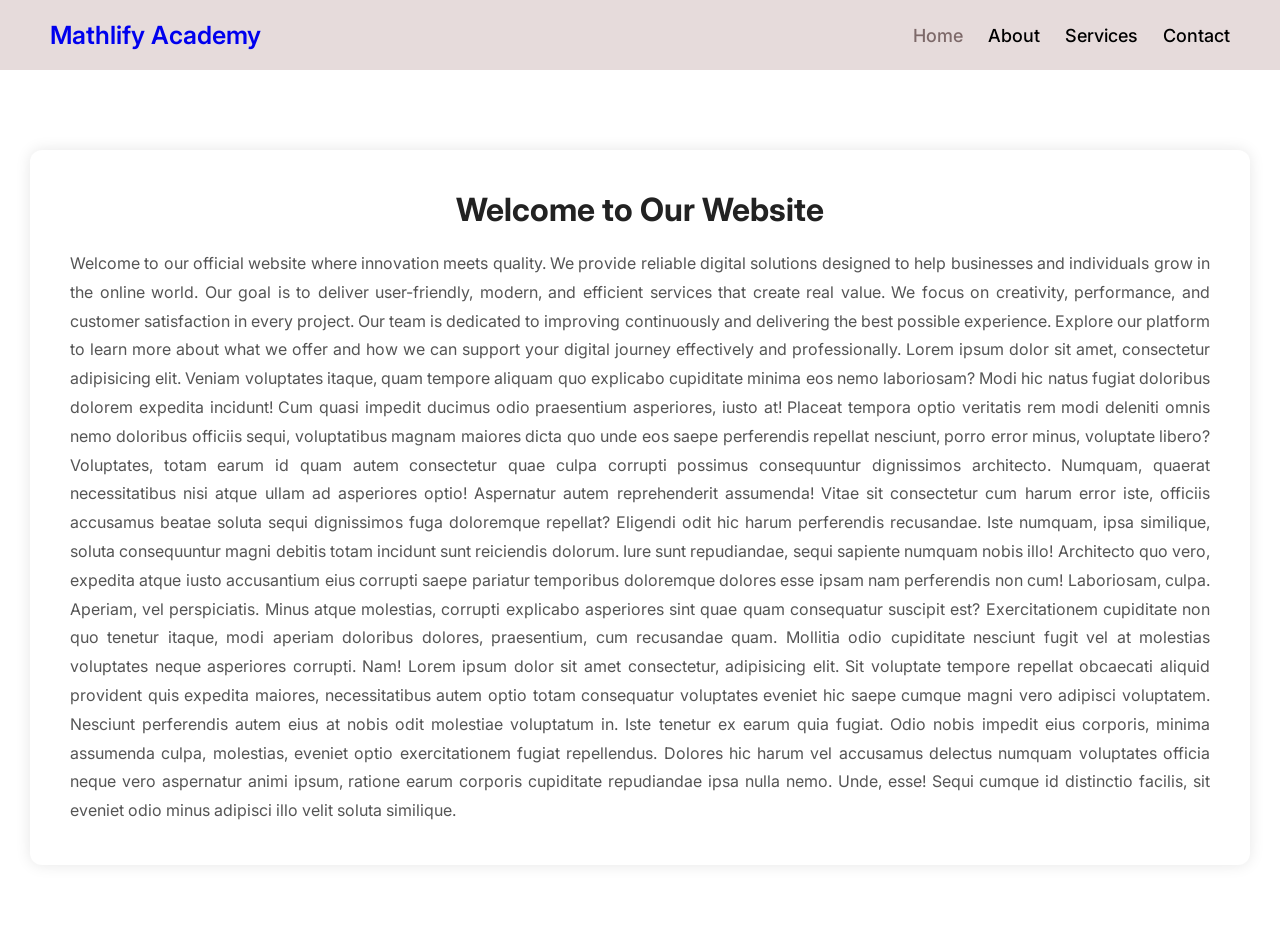
<file: index.html>
<!DOCTYPE html>
<html lang="en">
<head>
    <meta charset="UTF-8">
    <meta name="viewport" content="width=device-width, initial-scale=1.0">
    <title>Dynamic-Changes</title>
    <link rel="stylesheet" href="project_css/style.css">
    </head>
<body>
        <nav class="navbar">
            <div class="logo">
                <a href="index.html">Mathlify Academy</a>
            </div>

            <!-- For small device -->

            <div class="mobile_screen">
                 <div class="logo">
                    <img class="hamburger" src="project_img/hamburger.svg" alt="Menu">
                        <div class="mobile_view_nav">
                            <div class="mobile_view_nav_items">   
                                <a href="index.html">Home</a>
                                <a href="about.html" target="_blank">About</a>
                                <a href="services.html">Services</a>
                                <a href="contact.html">Contact</a>
                            </div>
                        </div>
                    
                        
                 </div>
            </div>

            <div class="nav_items_full_screen">
                <a href="index.html">Home</a>
                <a href="about.html" target="_blank">About</a>
                <a href="services.html">Services</a>
                <a href="contact.html">Contact</a>
            </div>
        </nav>

<div class="container">
    <h1>Welcome to Our Website</h1>
    <p>
        Welcome to our official website where innovation meets quality. We provide reliable digital solutions designed to help businesses and individuals grow in the online world. Our goal is to deliver user-friendly, modern, and efficient services that create real value. We focus on creativity, performance, and customer satisfaction in every project. Our team is dedicated to improving continuously and delivering the best possible experience. Explore our platform to learn more about what we offer and how we can support your digital journey effectively and professionally. Lorem ipsum dolor sit amet, consectetur adipisicing elit. Veniam voluptates itaque, quam tempore aliquam quo explicabo cupiditate minima eos nemo laboriosam? Modi hic natus fugiat doloribus dolorem expedita incidunt! Cum quasi impedit ducimus odio praesentium asperiores, iusto at! Placeat tempora optio veritatis rem modi deleniti omnis nemo doloribus officiis sequi, voluptatibus magnam maiores dicta quo unde eos saepe perferendis repellat nesciunt, porro error minus, voluptate libero? Voluptates, totam earum id quam autem consectetur quae culpa corrupti possimus consequuntur dignissimos architecto. Numquam, quaerat necessitatibus nisi atque ullam ad asperiores optio! Aspernatur autem reprehenderit assumenda! Vitae sit consectetur cum harum error iste, officiis accusamus beatae soluta sequi dignissimos fuga doloremque repellat? Eligendi odit hic harum perferendis recusandae. Iste numquam, ipsa similique, soluta consequuntur magni debitis totam incidunt sunt reiciendis dolorum. Iure sunt repudiandae, sequi sapiente numquam nobis illo! Architecto quo vero, expedita atque iusto accusantium eius corrupti saepe pariatur temporibus doloremque dolores esse ipsam nam perferendis non cum! Laboriosam, culpa. Aperiam, vel perspiciatis. Minus atque molestias, corrupti explicabo asperiores sint quae quam consequatur suscipit est? Exercitationem cupiditate non quo tenetur itaque, modi aperiam doloribus dolores, praesentium, cum recusandae quam. Mollitia odio cupiditate nesciunt fugit vel at molestias voluptates neque asperiores corrupti. Nam! Lorem ipsum dolor sit amet consectetur, adipisicing elit. Sit voluptate tempore repellat obcaecati aliquid provident quis expedita maiores, necessitatibus autem optio totam consequatur voluptates eveniet hic saepe cumque magni vero adipisci voluptatem. Nesciunt perferendis autem eius at nobis odit molestiae voluptatum in. Iste tenetur ex earum quia fugiat. Odio nobis impedit eius corporis, minima assumenda culpa, molestias, eveniet optio exercitationem fugiat repellendus. Dolores hic harum vel accusamus delectus numquam voluptates officia neque vero aspernatur animi ipsum, ratione earum corporis cupiditate repudiandae ipsa nulla nemo. Unde, esse! Sequi cumque id distinctio facilis, sit eveniet odio minus adipisci illo velit soluta similique.
    </p>
</div>

    <script src="project_js/script.js"></script>
</body>
</html>
</file>
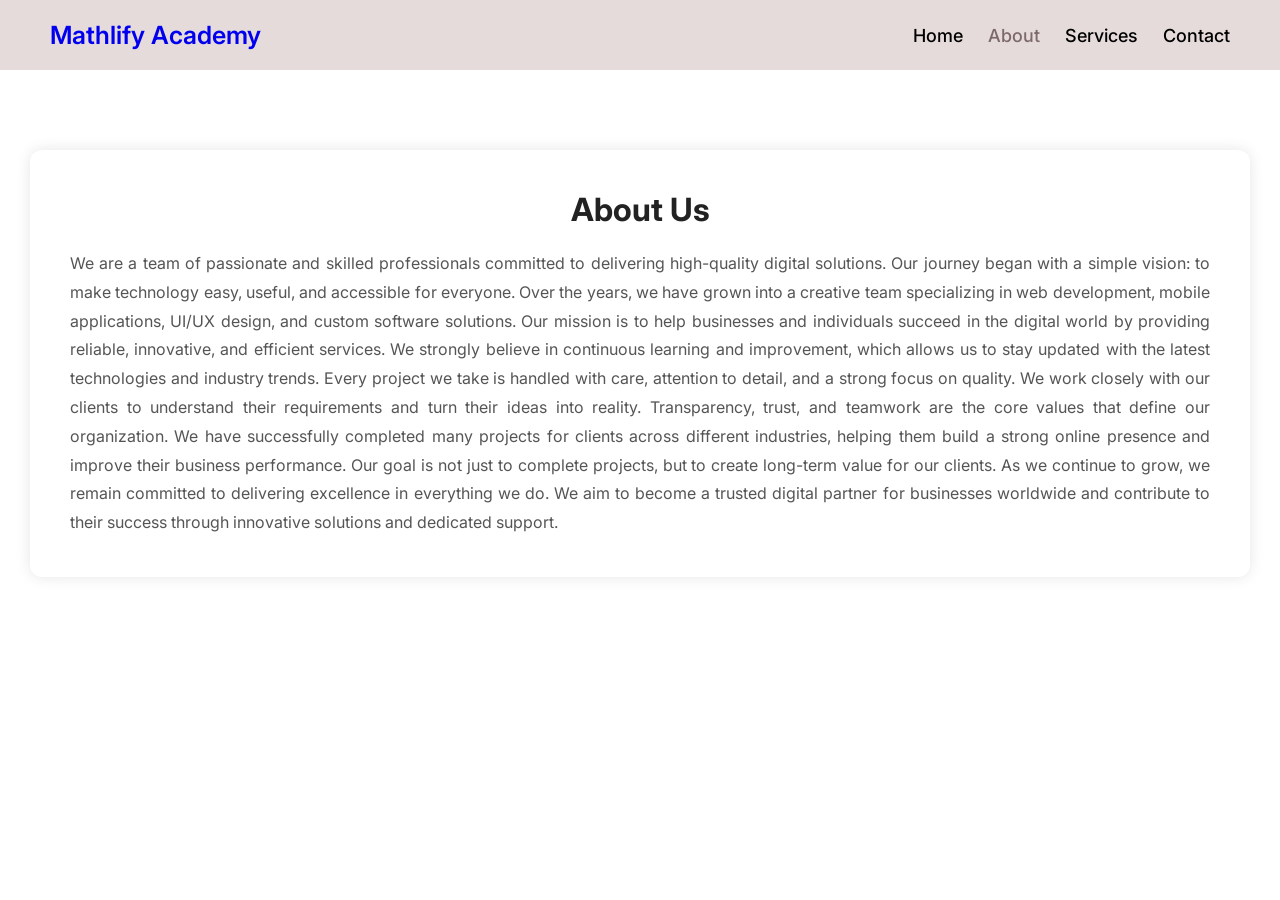
<file: about.html>
<!DOCTYPE html>
<html lang="en">
<head>
    <meta charset="UTF-8">
    <meta name="viewport" content="width=device-width, initial-scale=1.0">
    <title>About</title>
    <link rel="stylesheet" href="project_css/style.css">
</head>
<body>
        <nav class="navbar">
            <div class="logo">
                <a href="index.html">Mathlify Academy</a>
            </div>

            <!-- For small device -->

            <div class="mobile_screen">
                 <div class="logo">
                    <img class="hamburger" src="project_img/hamburger.svg" alt="Menu">
                        <div class="mobile_view_nav">
                            <div class="mobile_view_nav_items">   
                                <a href="index.html">Home</a>
                                <a href="about.html">About</a>
                                <a href="services.html">Services</a>
                                <a href="contact.html">Contact</a>
                            </div>
                        </div>
                    
                        
                 </div>
            </div>

            <div class="nav_items_full_screen">
                <a href="index.html">Home</a>
                <a href="about.html">About</a>
                <a href="services.html">Services</a>
                <a href="contact.html">Contact</a>
            </div>
        </nav>

<div class="container">
    <h1>About Us</h1>
    <p>
        We are a team of passionate and skilled professionals committed to delivering high-quality digital solutions. Our journey began with a simple vision: to make technology easy, useful, and accessible for everyone. Over the years, we have grown into a creative team specializing in web development, mobile applications, UI/UX design, and custom software solutions.

        Our mission is to help businesses and individuals succeed in the digital world by providing reliable, innovative, and efficient services. We strongly believe in continuous learning and improvement, which allows us to stay updated with the latest technologies and industry trends.

        Every project we take is handled with care, attention to detail, and a strong focus on quality. We work closely with our clients to understand their requirements and turn their ideas into reality. Transparency, trust, and teamwork are the core values that define our organization.

        We have successfully completed many projects for clients across different industries, helping them build a strong online presence and improve their business performance. Our goal is not just to complete projects, but to create long-term value for our clients.

        As we continue to grow, we remain committed to delivering excellence in everything we do. We aim to become a trusted digital partner for businesses worldwide and contribute to their success through innovative solutions and dedicated support.
    </p>
</div>

    <script src="project_js/script.js"></script>
</body>
</html>
</file>
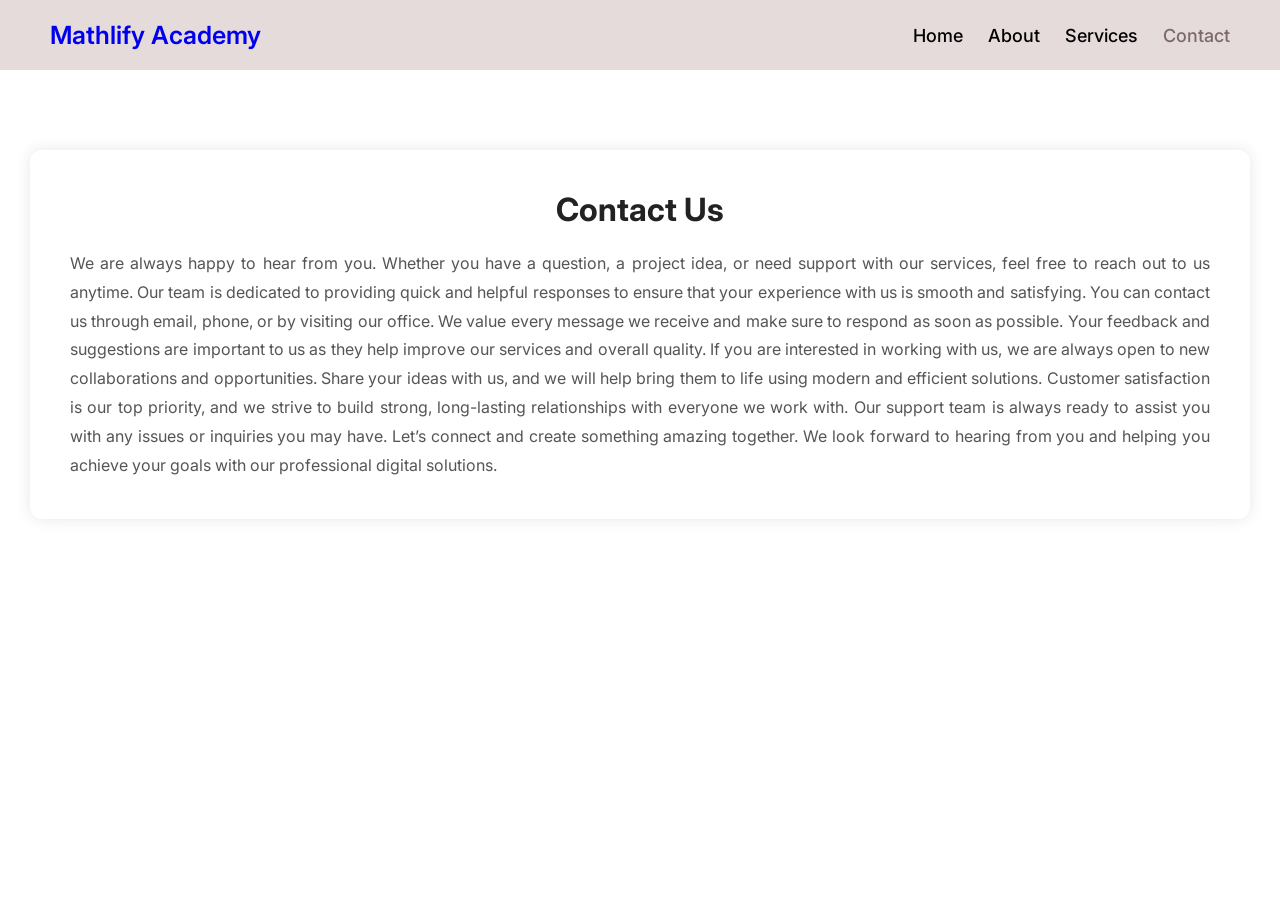
<file: contact.html>
<!DOCTYPE html>
<html lang="en">
<head>
    <meta charset="UTF-8">
    <meta name="viewport" content="width=device-width, initial-scale=1.0">
    <title>Contact</title>
    <link rel="stylesheet" href="project_css/style.css">
</head>
<body>
        <nav class="navbar">
            <div class="logo">
                <a href="index.html">Mathlify Academy</a>
            </div>

            <!-- For small device -->

            <div class="mobile_screen">
                 <div class="logo">
                    <img class="hamburger" src="project_img/hamburger.svg" alt="Menu">
                        <div class="mobile_view_nav">
                            <div class="mobile_view_nav_items">   
                                <a href="index.html">Home</a>
                                <a href="about.html">About</a>
                                <a href="services.html">Services</a>
                                <a href="contact.html">Contact</a>
                            </div>
                        </div>
                    
                        
                 </div>
            </div>

            <div class="nav_items_full_screen">
                <a href="index.html">Home</a>
                <a href="about.html">About</a>
                <a href="services.html">Services</a>
                <a href="contact.html">Contact</a>
            </div>
        </nav>

<div class="container">
    <h1>Contact Us</h1>
    <p>
        We are always happy to hear from you. Whether you have a question, a project idea, or need support with our services, feel free to reach out to us anytime. Our team is dedicated to providing quick and helpful responses to ensure that your experience with us is smooth and satisfying.

        You can contact us through email, phone, or by visiting our office. We value every message we receive and make sure to respond as soon as possible. Your feedback and suggestions are important to us as they help improve our services and overall quality.

        If you are interested in working with us, we are always open to new collaborations and opportunities. Share your ideas with us, and we will help bring them to life using modern and efficient solutions.

        Customer satisfaction is our top priority, and we strive to build strong, long-lasting relationships with everyone we work with. Our support team is always ready to assist you with any issues or inquiries you may have.

        Let’s connect and create something amazing together. We look forward to hearing from you and helping you achieve your goals with our professional digital solutions.
    </p>
</div>

    <script src="project_js/script.js"></script>
</body>
</html>
</file>
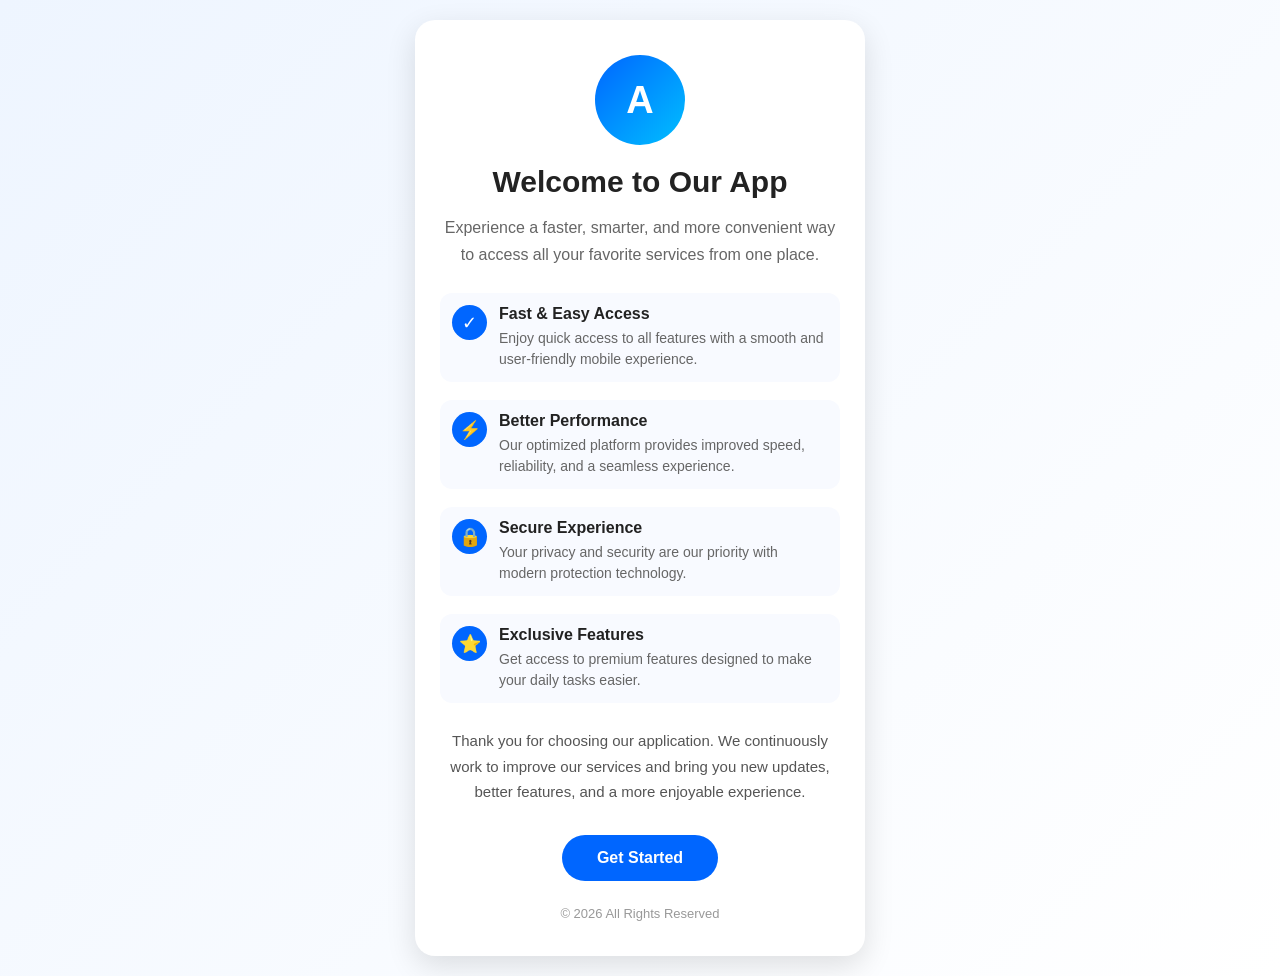
<file: promotional.html>
<!DOCTYPE html>
<html lang="en">
<head>
    <meta charset="UTF-8">
    <meta name="viewport" content="width=device-width, initial-scale=1.0">
    <title>Promotional Page</title>

    <style>
        * {
            margin: 0;
            padding: 0;
            box-sizing: border-box;
            font-family: Arial, Helvetica, sans-serif;
        }

        body {
            min-height: 100vh;
            background: linear-gradient(135deg, #eef5ff, #ffffff);
            display: flex;
            justify-content: center;
            align-items: center;
            padding: 20px;
        }

        .promo-wrapper {
            width: 100%;
            max-width: 450px;
            background: white;
            border-radius: 20px;
            padding: 35px 25px;
            box-shadow: 0 10px 30px rgba(0,0,0,0.12);
            text-align: center;
        }

        .logo {
            width: 90px;
            height: 90px;
            margin: 0 auto 20px;
            border-radius: 50%;
            background: linear-gradient(135deg, #0066ff, #00bfff);
            display: flex;
            justify-content: center;
            align-items: center;
            color: white;
            font-size: 38px;
            font-weight: bold;
        }

        h1 {
            font-size: 30px;
            color: #222;
            margin-bottom: 15px;
        }

        .subtitle {
            color: #666;
            font-size: 16px;
            line-height: 1.7;
            margin-bottom: 25px;
        }

        .feature-box {
            text-align: left;
            margin-top: 20px;
        }

        .feature {
            display: flex;
            align-items: flex-start;
            gap: 12px;
            margin-bottom: 18px;
            padding: 12px;
            border-radius: 12px;
            background: #f8faff;
        }

        .icon {
            min-width: 35px;
            height: 35px;
            border-radius: 50%;
            background: #0066ff;
            color: white;
            display: flex;
            align-items: center;
            justify-content: center;
            font-size: 18px;
        }

        .feature h3 {
            font-size: 16px;
            color: #222;
            margin-bottom: 5px;
        }

        .feature p {
            font-size: 14px;
            color: #666;
            line-height: 1.5;
        }

        .description {
            margin-top: 25px;
            color: #555;
            font-size: 15px;
            line-height: 1.7;
        }

        .button {
            display: inline-block;
            margin-top: 30px;
            padding: 14px 35px;
            border-radius: 30px;
            background: #0066ff;
            color: white;
            text-decoration: none;
            font-size: 16px;
            font-weight: bold;
        }

        .button:hover {
            background: #004ecc;
        }

        .footer {
            margin-top: 25px;
            font-size: 13px;
            color: #999;
        }

    </style>
</head>

<body>

<div class="promo-wrapper">

    <div class="logo">
        A
    </div>

    <h1>
        Welcome to Our App
    </h1>

    <p class="subtitle">
        Experience a faster, smarter, and more convenient way to access
        all your favorite services from one place.
    </p>


    <div class="feature-box">

        <div class="feature">
            <div class="icon">✓</div>
            <div>
                <h3>Fast & Easy Access</h3>
                <p>
                    Enjoy quick access to all features with a smooth and
                    user-friendly mobile experience.
                </p>
            </div>
        </div>


        <div class="feature">
            <div class="icon">⚡</div>
            <div>
                <h3>Better Performance</h3>
                <p>
                    Our optimized platform provides improved speed,
                    reliability, and a seamless experience.
                </p>
            </div>
        </div>


        <div class="feature">
            <div class="icon">🔒</div>
            <div>
                <h3>Secure Experience</h3>
                <p>
                    Your privacy and security are our priority with
                    modern protection technology.
                </p>
            </div>
        </div>


        <div class="feature">
            <div class="icon">⭐</div>
            <div>
                <h3>Exclusive Features</h3>
                <p>
                    Get access to premium features designed to make
                    your daily tasks easier.
                </p>
            </div>
        </div>

    </div>


    <p class="description">
        Thank you for choosing our application. We continuously work to
        improve our services and bring you new updates, better features,
        and a more enjoyable experience.
    </p>


    <a href="#" class="button">
        Get Started
    </a>


    <div class="footer">
        © 2026 All Rights Reserved
    </div>

</div>


</body>
</html>
</file>
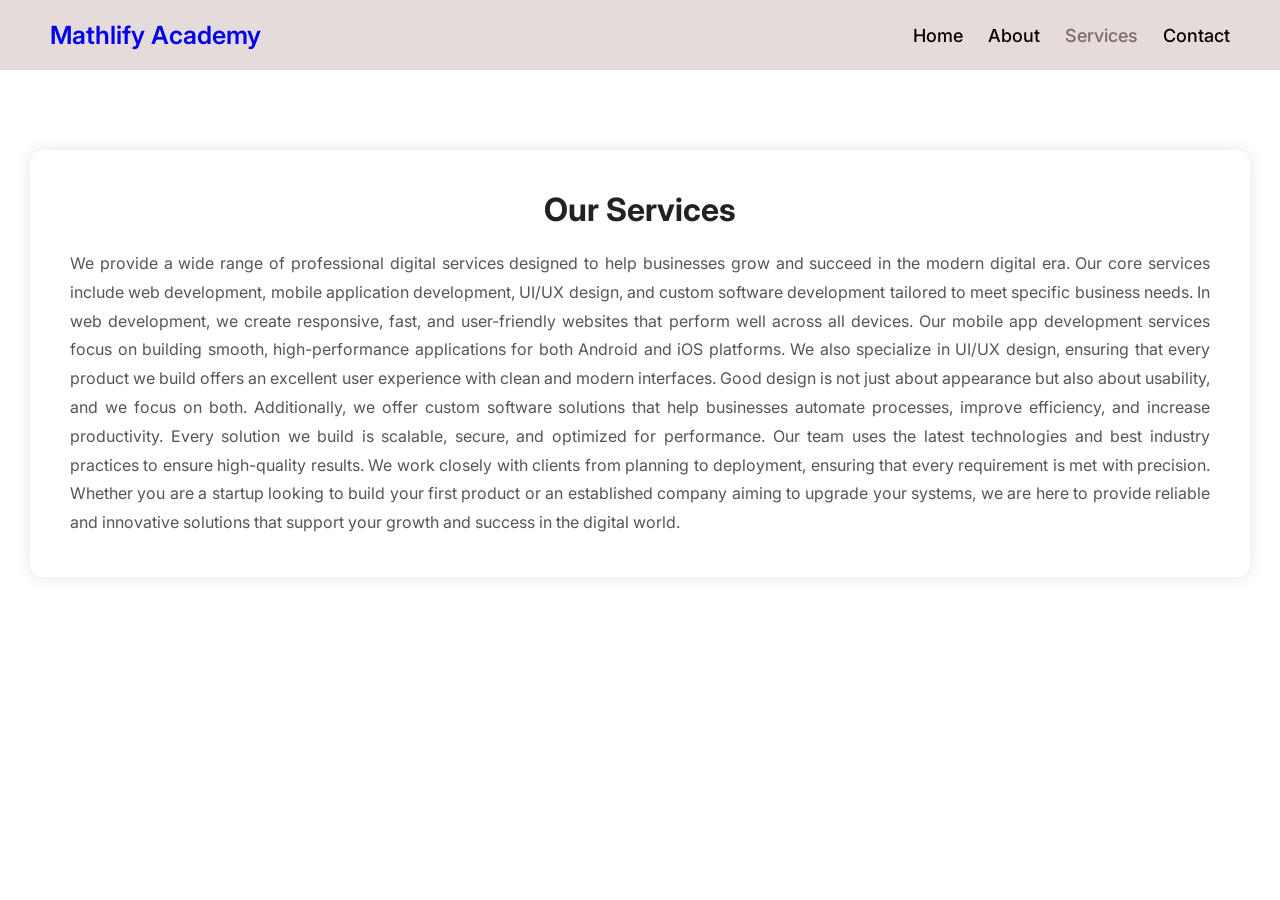
<file: services.html>
<!DOCTYPE html>
<html lang="en">
<head>
    <meta charset="UTF-8">
    <meta name="viewport" content="width=device-width, initial-scale=1.0">
    <title>Services</title>
    <link rel="stylesheet" href="project_css/style.css">
</head>
<body>
        <nav class="navbar">
            <div class="logo">
                <a href="index.html">Mathlify Academy</a>
            </div>

            <!-- For small device -->

            <div class="mobile_screen">
                 <div class="logo">
                    <img class="hamburger" src="project_img/hamburger.svg" alt="Menu">
                        <div class="mobile_view_nav">
                            <div class="mobile_view_nav_items">   
                                <a href="index.html">Home</a>
                                <a href="about.html">About</a>
                                <a href="services.html">Services</a>
                                <a href="contact.html">Contact</a>
                            </div>
                        </div>
                    
                        
                 </div>
            </div>

            <div class="nav_items_full_screen">
                <a href="index.html">Home</a>
                <a href="about.html">About</a>
                <a href="services.html">Services</a>
                <a href="contact.html">Contact</a>
            </div>
        </nav>

<div class="container">
    <h1>Our Services</h1>
    <p>
        We provide a wide range of professional digital services designed to help businesses grow and succeed in the modern digital era. Our core services include web development, mobile application development, UI/UX design, and custom software development tailored to meet specific business needs.

        In web development, we create responsive, fast, and user-friendly websites that perform well across all devices. Our mobile app development services focus on building smooth, high-performance applications for both Android and iOS platforms.

        We also specialize in UI/UX design, ensuring that every product we build offers an excellent user experience with clean and modern interfaces. Good design is not just about appearance but also about usability, and we focus on both.

        Additionally, we offer custom software solutions that help businesses automate processes, improve efficiency, and increase productivity. Every solution we build is scalable, secure, and optimized for performance.

        Our team uses the latest technologies and best industry practices to ensure high-quality results. We work closely with clients from planning to deployment, ensuring that every requirement is met with precision.

        Whether you are a startup looking to build your first product or an established company aiming to upgrade your systems, we are here to provide reliable and innovative solutions that support your growth and success in the digital world.
    </p>
</div>

    <script src="project_js/script.js"></script>
</body>
</html>
</file>
<file: project_css/style.css>
@import url('https://fonts.googleapis.com/css2?family=Inter:ital,opsz,wght@0,14..32,100..900;1,14..32,100..900&display=swap');


*{
    margin: 0;
    padding: 0;
    box-sizing: border-box;
    font-family: "Inter", sans-serif;
    font-optical-sizing: auto;
}

.navbar{
    display: flex;
    align-items: center;
    justify-content: space-between;
    padding: 20px 50px;
    background-color: #e6dbdb;
    position: sticky;
    top: 0;
    z-index: 1;
}

.navbar .logo a{
    text-decoration: none;
    font-size: 25px;
    font-weight: 600;
    cursor: pointer;
}

.navbar .logo a:visited{
    color: black;
}


.navbar .nav_items_full_screen{
    display: flex;
    gap: 25px;
    align-items: center;
    
}

.navbar .nav_items_full_screen a{
    text-decoration: none;
    font-size: 18px;
    font-weight: 500;
    color: #000;
}

.navbar .nav_items_full_screen a:hover{

    color: rgb(113, 92, 92);
}

.navbar .nav_items_full_screen .active{
    color: rgb(113, 92, 92, 0.9);
}

.navbar .mobile_screen{
    display: none;
}



/* For Mobile Screen */
@media screen and (max-width: 768px){
.navbar .mobile_screen{
    display: block;
} 

.mobile_view_nav {
    display: none;
    position: absolute;
    top: 60px;
    left: 0;
    width: 100%;
    background: #e6dbdb;
    transition: all 1s ease;
}

.mobile_view_nav_items {
    display: flex;
    flex-direction: column;
    gap: 10px;
    padding: 15px 20px;
    background-color: #e6dbdb;
}


.mobile_view_nav .mobile_view_nav_items a{
    text-decoration: none;
    font-size: 18px;
    font-weight: 400;
    color: #000;
}

.mobile_view_nav_items a:hover{

    color: rgb(113, 92, 92);
}

.mobile_view_nav_items .active{
    color: rgb(113, 92, 92, 0.9);
}







.mobile_view_nav.active {
    display: block;
}

.navbar .nav_items_full_screen{
    display: none;
}

.navbar{
    padding: 15px 20px;
}

.navbar .mobile_screen img{
    width: 30px;
    cursor: pointer;
}

}




/* For Home container */
.container {
    max-width: 1220px;
    margin: 80px auto;
    background: white;
    padding: 40px;
    border-radius: 12px;
    box-shadow: 0 0 15px rgba(0,0,0,0.1);
}

h1 {
    text-align: center;
    color: #222;
    margin-bottom: 20px;
}

p {
    color: #555;
    line-height: 1.8;
    text-align: justify;
}
</file>
